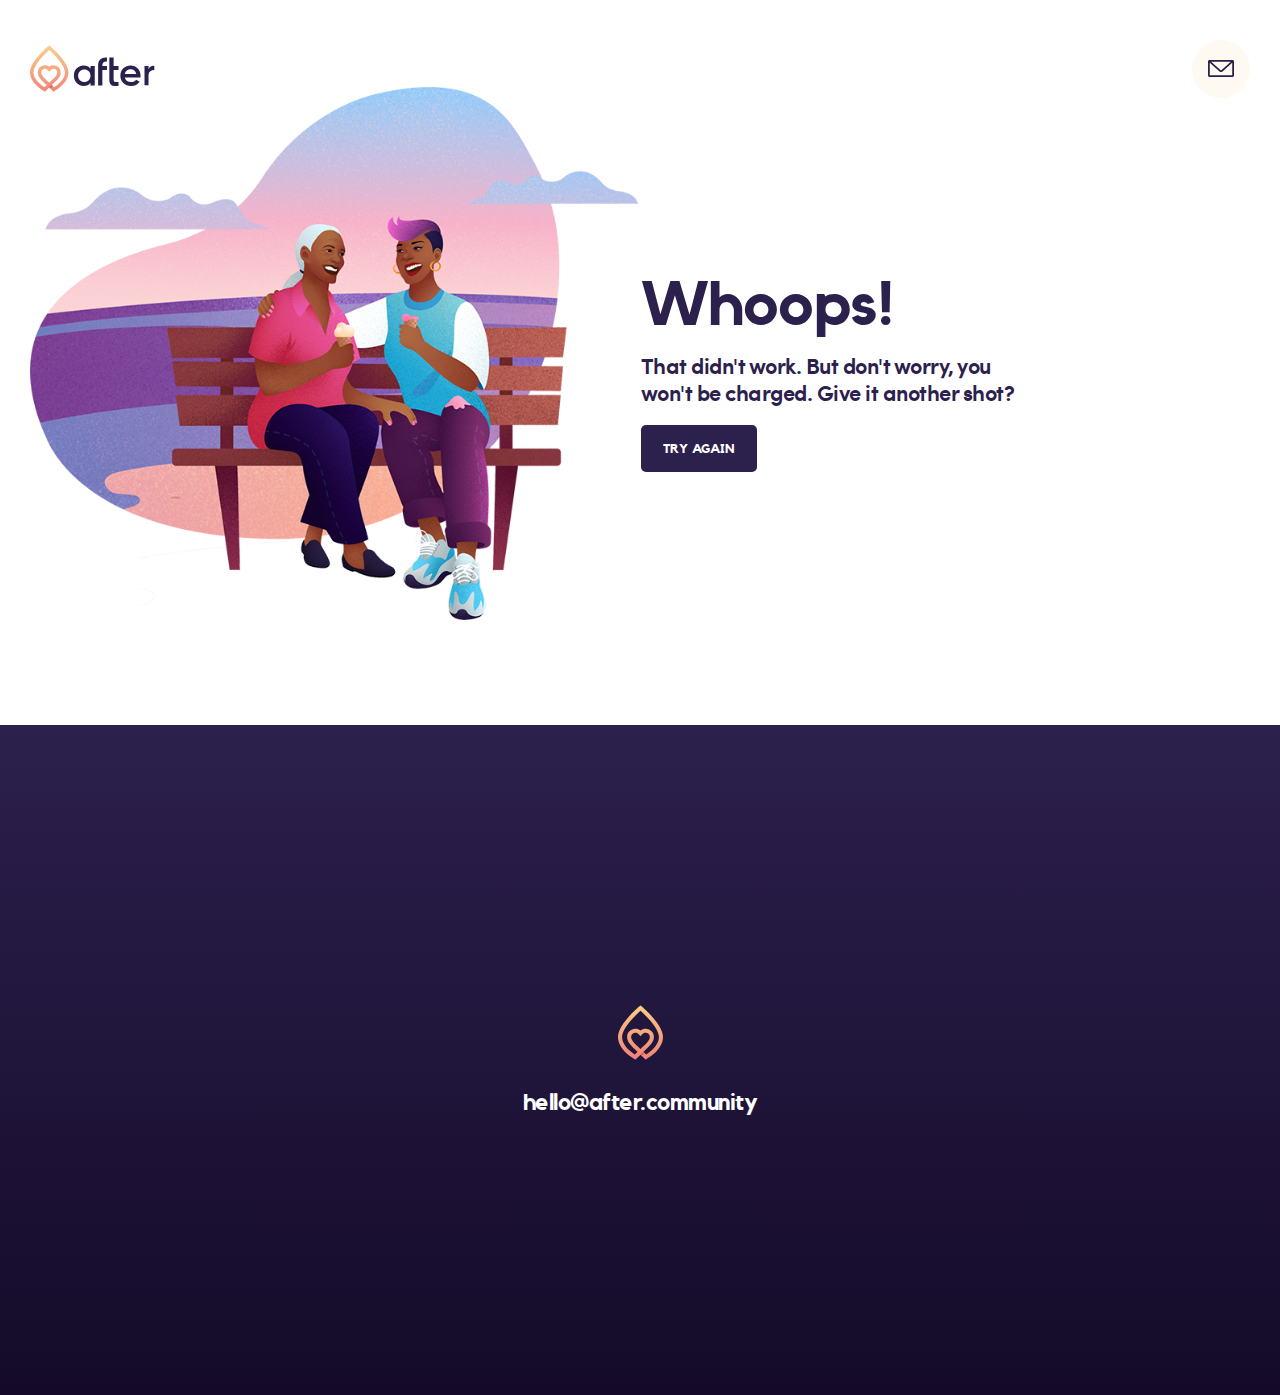
<file: canceled/index.html>
<!DOCTYPE html>
<html lang="en">
<head>    
    <title>After</title>
   
    <meta charset="utf-8">
    <meta name="viewport" content="width=device-width, initial-scale=1.0, maximum-scale=1.0, user-scalable=0">
    <meta name="format-detection" content="telephone=no">
    <meta name="keywords" content="condolences, grief, loss, death, die, funeral, hospice, will, end, legacy">
    <meta name="description" content="Start with the end in mind – After hosts gatherings that prepare us and our loved ones for our end of life.">
    <!--css styles starts-->
    <link rel="shortcut icon" type="image/x-icon" href="favicon.ico">
    <link href="https://fonts.googleapis.com/css?family=Montserrat:400,600,700" rel="stylesheet">
    <link rel="stylesheet" type="text/css" href="css/font-awesome.min.css">
    <link rel="stylesheet" type="text/css" href="css/slick.css">
    <link rel="stylesheet" type="text/css" href="css/style.css">
    <link rel="stylesheet" type="text/css" href="css/responsive.css" media="screen" >
    <!--css styles ends-->
    <!-- Global site tag (gtag.js) - Google Analytics -->
    <!-- Global site tag (gtag.js) - Google Analytics -->
    <script async src="https://www.googletagmanager.com/gtag/js?id=UA-136611488-1"></script>
    <script>
      window.dataLayer = window.dataLayer || [];
      function gtag(){dataLayer.push(arguments);}
      gtag('js', new Date());

      gtag('config', 'UA-136611488-1');
    </script>
</head>

<body>
	<div class="wrapper">
        <!-- Header Section Start Here -->
        <header id="header">
            <div class="main clearfix">
                <a href="#" title="After" class="logo"><img src="images/logo.svg" alt="After"/></a>
                <nav>
                    <ul class="enumenu_ul">
                        <li class="mail-btn"><a href="#mail" title="Mail"><img src="images/envelope-icon.svg" alt="Mail"/></a></li>
                        <li class="get-in-touch"><a href="#mail" title="Get in touch">Get in touch</a></li>
                    </ul>
                </nav>
            </div>
        </header>
        <!-- Header Section End Here -->

        <!-- Banner Section Start Here -->
        <div class="banner-sec animation-sec scroll-sec">
            <div class="main clearfix">
                </br>
                <figure class="banner-img">
                    <img src="images/banner-group-img2.png" alt="Banner Group">
                </figure>
                <div class="banner-content">
                    <h1>Whoops!</h1>
                    <p>That didn't work. But don't worry, you won't be charged. Give it another shot?</p> 

<!-- Load Stripe.js on your website. -->
<script src="https://js.stripe.com/v3"></script>

<!-- Create a button that your customers click to complete their purchase. Customize the styling to suit your branding. -->
<button
  class="button"
  id="checkout-button-sku_F5IljcridbIn5b"
  role="link"
>
  Try Again
</button>

<div id="error-message"></div>

<script>
  var stripe = Stripe('pk_live_xq9KlI2YfIEGaNK1d3P2hcHu00McVJeEBd');

  var checkoutButton = document.getElementById('checkout-button-sku_F5IljcridbIn5b');
  checkoutButton.addEventListener('click', function () {
    // When the customer clicks on the button, redirect
    // them to Checkout.
    stripe.redirectToCheckout({
      items: [{sku: 'sku_F5IljcridbIn5b', quantity: 1}],

      // Do not rely on the redirect to the successUrl for fulfilling
      // purchases, customers may not always reach the success_url after
      // a successful payment.
      // Instead use one of the strategies described in
      // https://stripe.com/docs/payments/checkout/fulfillment
      successUrl: window.location.protocol + '//after.community/success',
      cancelUrl: window.location.protocol + '//after.community/canceled',
      billingAddressCollection: 'required',
    })
    .then(function (result) {
      if (result.error) {
        // If `redirectToCheckout` fails due to a browser or network
        // error, display the localized error message to your customer.
        var displayError = document.getElementById('error-message');
        displayError.textContent = result.error.message;
      }
    });
  });
</script>


                </div>
                </br>
            </div>
        </div>




        <!-- Banner Section End Here -->
</br></br></br></br></br>
        <!-- Footer Section Module Start Here -->
        <div class="footer-sec scroll-sec animation-sec" id="mail">
            <div class="main">
                <a href="#"  title="After" class="footer-logo">
                    <img src="images/footer-logo.svg" alt="After">
                </a>
                <br><br>
                <p><a href="mailto:hello@after.community" title="Mail Us">hello@after.community</a></p>
            </div>
        </div>
        <!-- Footer Section Module Ends Here -->

    </div>
    <!--scripts starts here-->     
    <script src="js/jquery.min.js"></script>
    <script src="js/slick.min.js"></script>
    <script src="js/menu.js"></script>
    <script src="js/jquery.validate.js"></script>
    <script src="js/validation.js"></script>
    <script src="js/general.js"></script>
    <!--scripts ends here--> 


</body>
</html>
</file>
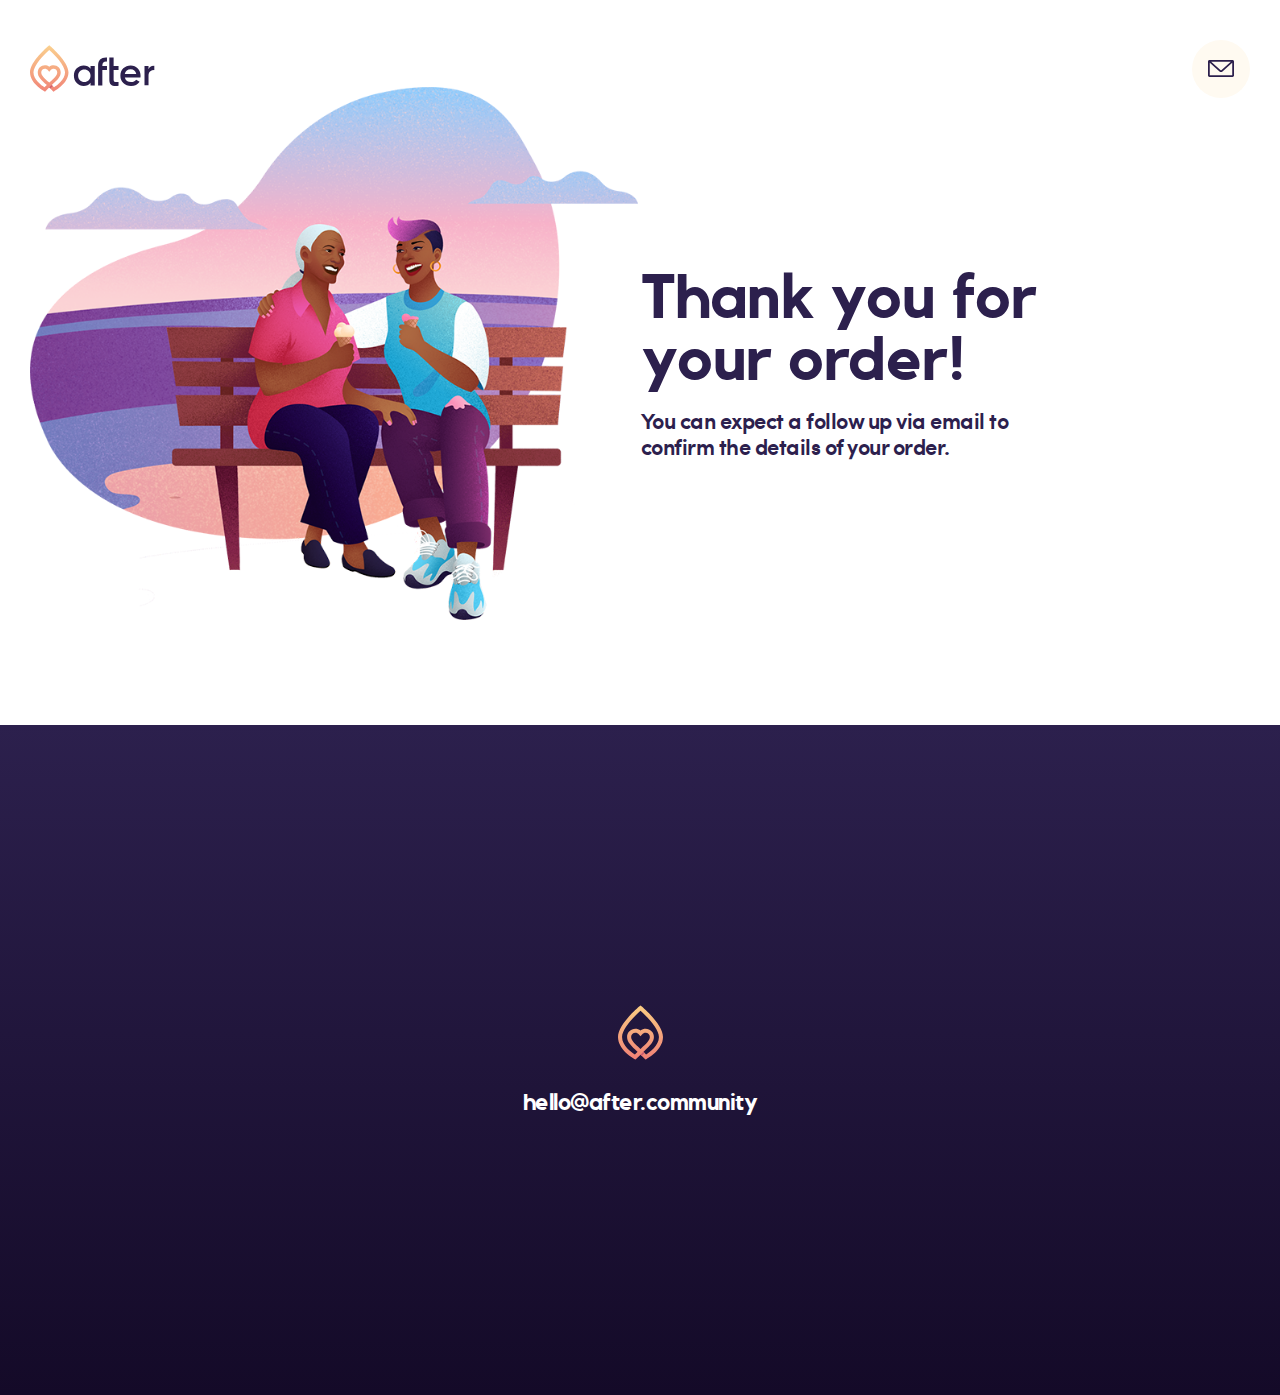
<file: success/index.html>
<!DOCTYPE html>
<html lang="en">
<head>    
    <title>After</title>
   
    <meta charset="utf-8">
    <meta name="viewport" content="width=device-width, initial-scale=1.0, maximum-scale=1.0, user-scalable=0">
    <meta name="format-detection" content="telephone=no">
    <meta name="keywords" content="condolences, grief, loss, death, die, funeral, hospice, will, end, legacy">
    <meta name="description" content="Start with the end in mind – After hosts gatherings that prepare us and our loved ones for our end of life.">
    <!--css styles starts-->
    <link rel="shortcut icon" type="image/x-icon" href="favicon.ico">
    <link href="https://fonts.googleapis.com/css?family=Montserrat:400,600,700" rel="stylesheet">
    <link rel="stylesheet" type="text/css" href="css/font-awesome.min.css">
    <link rel="stylesheet" type="text/css" href="css/slick.css">
    <link rel="stylesheet" type="text/css" href="css/style.css">
    <link rel="stylesheet" type="text/css" href="css/responsive.css" media="screen" >
    <!--css styles ends-->
    <!-- Global site tag (gtag.js) - Google Analytics -->
    <!-- Global site tag (gtag.js) - Google Analytics -->
    <script async src="https://www.googletagmanager.com/gtag/js?id=UA-136611488-1"></script>
    <script>
      window.dataLayer = window.dataLayer || [];
      function gtag(){dataLayer.push(arguments);}
      gtag('js', new Date());

      gtag('config', 'UA-136611488-1');
    </script>
</head>

<body>
	<div class="wrapper">
        <!-- Header Section Start Here -->
        <header id="header">
            <div class="main clearfix">
                <a href="#" title="After" class="logo"><img src="images/logo.svg" alt="After"/></a>
                <nav>
                    <ul class="enumenu_ul">
                        <li class="mail-btn"><a href="#mail" title="Mail"><img src="images/envelope-icon.svg" alt="Mail"/></a></li>
                        <li class="get-in-touch"><a href="#mail" title="Get in touch">Get in touch</a></li>
                    </ul>
                </nav>
            </div>
        </header>
        <!-- Header Section End Here -->

        <!-- Banner Section Start Here -->
        <div class="banner-sec animation-sec scroll-sec">
            <div class="main clearfix">
                </br>
                <figure class="banner-img">
                    <img src="images/banner-group-img2.png" alt="Banner Group">
                </figure>
                <div class="banner-content">
                    <h1>Thank you for your order!</h1>
                    <p>You can expect a follow up via email to confirm the details of your order.</p> 
                </div>
                </br>
            </div>
        </div>
        <!-- Banner Section End Here -->
</br></br></br></br></br>
        <!-- Footer Section Module Start Here -->
        <div class="footer-sec scroll-sec animation-sec" id="mail">
            <div class="main">
                <a href="#"  title="After" class="footer-logo">
                    <img src="images/footer-logo.svg" alt="After">
                </a>
                <br><br>
                <p><a href="mailto:hello@after.community" title="Mail Us">hello@after.community</a></p>
            </div>
        </div>
        <!-- Footer Section Module Ends Here -->

    </div>
    <!--scripts starts here-->     
    <script src="js/jquery.min.js"></script>
    <script src="js/slick.min.js"></script>
    <script src="js/menu.js"></script>
    <script src="js/jquery.validate.js"></script>
    <script src="js/validation.js"></script>
    <script src="js/general.js"></script>
    <!--scripts ends here--> 


</body>
</html>
</file>
<file: canceled/css/responsive.css>
@charset "utf-8";
/*--------------media query css------------------*/
/*------------tablet landscape view------*/
@media (max-width:1500px) {
	.banner-img {
	    margin: 0 0 0 0px;
	    width: calc(50% - 2px);
	}
}
@media (max-width:1200px) {
	h1 {
	    font-size: 50px;
	    line-height: 1.1;
	}
	#header .main{
		max-width: 1000px;
	}
	.meet-the-fam-sec .main {
	    max-width: 1000px;
	}
	.banner-content {
	    padding-top: 0px;
	    padding-left: 30px;
	}
	.slick-prev {
	    left: -22px;
	}
	.slick-next {
	    right: -22px;
	}
	.section-gap {
	    margin: 25px 25px 0;
	}
}

/*------------tablet portrait  view------*/
@media (max-width:970px) {
	.banner-sec {
    	padding: 100px 0 0;
	}
	h1 {
	    font-size: 45px;
	}
	h2 {
	    font-size: 50px;
	    margin-bottom: 15px;
	}
	h4{
		font-size: 25px;
	}
	.banner-content h1 {
    	max-width: 100%;
	}
	.banner-content p {
	    font-size: 20px;
	    max-width: 100%;
	}
	.mid-content-sec{
		padding: 70px 0 15px;
	}
	.section-gap {
	    margin: 15px 15px 0;
	}
	.testimonial-sec{
		padding: 50px 0 100px;
	}
	.testimonial-slider h3{
		font-size: 30px;
	}
	.quote-icon{
		margin-bottom: 15px;
	}
	.after-party-sec {
	    padding: 75px 0 50px;
	}
	.after-party-school h2 {
	    line-height: 1;
	    margin-bottom: 15px;
	}
	.after-party-school h4 {
	    line-height: 1.2;
	}
	.sub-header-slider{
		max-width: 85%;
	}
	.after-party-school h3 {
	    font-size: 33px;
	    line-height: 1.2;
	    margin-bottom: 10px;
	    margin-top: 15px;
	}
	.after-party-school p{
		max-width: 85%;
		font-size: 21px;
	}
	.join-us-box{
		padding: 25px;
	}
	.slider-center-icon{
		height: 85px;
	    width: 85px;
	}
	.join-us-box h4 {
	    font-size: 17px;
	}
	.join-us-box p{
		font-size: 12px;
		width: 100%;
	}
	.join-us-box .pink-btn{
		width: 155px;
	}
	.after-party-school-form, .subscribe-form{
		padding-top: 70px;
	}
	.after-party-school-form h5{
		margin: 0 auto 30px;
	    max-width: 85%;
	}
	.form-outer{
		max-width: 700px;
	}
	.after-school-sec{
		padding: 75px 0 50px;
	}
	.agenda-sec {
	    padding: 5px 0 15px;
	}
	.agenda-sec h3 {
	    font-size: 24px;
	}
	.agenda-outer-sec{
		padding: 30px 45px;
	}
	.agenda-part p{
		max-width: 100%;
		font-size: 17px;
	}
	.after-platform-sec{
		padding: 75px 0 50px;
	}
	.after-platform-sec .subscribe-form {
	    padding-top: 70px;
	}
	.meet-the-fam-sec h2 {
	    line-height: 1;
	    margin-bottom: 50px;
	}
	.meet-the-fam-sec {
	    padding: 70px 0 45px;
	}
	.meet-the-fam-sec .three-column-wrapper .flex-item {
	    padding: 0 25px;
	    -webkit-box-flex: 0;
	    -ms-flex: 0 0 50%;
	    flex: 0 0 50%;
	    max-width: 50%;
	}
	.meet-fam-form-sec {
	    padding-top: 20px;
	}
	.footer-logo{
		width: 75px;
	    height: 100px;
	}
	.footer-sec h3 {
	    font-size: 35px;
	    margin-top: 5px;
	}
	.after-party-group,
	.after-school-group{
		padding-bottom: 25px;
	}
	.footer-sec{
		padding: 150px 0;
	}
}
/*------------mobile landscape  view------*/
@media (max-width:767px) {
	.after-school-group iframe{
		width: 100%;
	}
	.main{
	    padding: 0 15px;
	}
	.menu-icon {
    	display: block;
	}
	nav ul {
    	width: 100%;
	    background-color: #2c214c;
	    top: 0;
	    color: #fff;
	    right: 0;
	    padding: 120px 30px 0;
	    position: fixed;
	    bottom: 0;
	    z-index: 9;
	    display: none;
	}
	.menu-icon.active .menu-box {
	    position: fixed;
	    z-index: 99;
	    left: auto;
	    right: 30px;
	}
	#header{
		position: static;
    	top: 0px;
	}
	nav ul li {
	    width: 100%;
	    margin: 0px;
	    padding: 0px;
	}
	nav ul li a{
		color: #f18376;
	    padding: 0;
	    font-size: 40px;
	    line-height: 1.2;
	    padding-bottom: 20px;
	    display: inline-block;
	}
	.mail-btn{
		display: none;
	}
	.logo img{
		margin-top: 15px;
	}
	#header.headerbg {
    	top: 0;
    	box-shadow: none;
	}
	.banner-sec {
    	padding: 20px 0 0;
	}
	.get-in-touch{
    	display: block;
    	padding-top: 60px;
	}
	.get-in-touch a{
		color: #fff;
    	text-transform: none;
	}
	h1{
		font-size: 40px;
		text-align: center;
	}
	.banner-content p{
		text-align: center;
	}
	.banner-img{
		text-align: center;
	}
	.banner-content {
    	padding: 0 15px;
	}	
	.banner-sec .main {
	    display: -webkit-box;
	    display: -ms-flexbox;
	    display: flex;
	    -ms-flex-wrap: wrap;
	    flex-wrap: wrap;
	}
	.banner-img, .banner-content {
	    width: 100%;
	    -webkit-box-flex: 0;
	    -ms-flex: 0 0 100%;
	    flex: 0 0 100%;
	    max-width: 100%;
	    order: 2;
	}
	.banner-content {
    	order: 1;
	}
	.mid-content-sec {
	    padding: 45px 0 15px;
	}
	.mid-content-sec .three-column-wrapper .flex-item{
		-webkit-box-flex: 0;
	    -ms-flex: 0 0 100%;
	    flex: 0 0 100%;
	    max-width: 100%;
	    padding-bottom: 5px;
	}
	.testimonial-slider h3 {
	    font-size: 25px;
	}
	.testimonial-slider .slick-dots{
		bottom: -40px;
	}
	.testimonial-sec {
	    padding: 55px 0 95px;
	}
	.after-party-sec {
	    padding: 55px 0 30px;
	}
	h2 {
	    font-size: 40px;
	    margin-bottom: 15px;
	}
	.center-icon{
		margin-bottom: 30px;
	}
	h4 {
	    font-size: 24px;
	}
	.after-party-school h4 {
	    line-height: 1.2;
	}
	.sub-header-slider{
		max-width: 90%;
	}
	.after-party-school h3{
		font-size: 30px;
	    line-height: 1.1;
	}
	.after-party-school p {
	    max-width: 90%;
	    font-size: 20px;
	}
	.join-us-box h4 {
	    font-size: 17px;
	    width: 100%;
	}
	.join-us-box p {
	    font-size: 12px;
	    width: 100%;
	}
	.after-party-school-form h5{
		max-width: 90%;
	}
	.join-us-slider .slick-dots,
	#meet-the-fam .slick-dots{
	    bottom: -50px;
	    position: absolute;
	    display: block;
	    width: 100%;
	    padding: 0;
	    margin: 0;
	    list-style: none;
	    text-align: center;
	}
	.join-us-slider .slick-dots li,
	#meet-the-fam .slick-dots li{
	    margin: 0 6px;
	    position: relative;
	    display: inline-block;
	    width: 8px;
	    height: 8px;
	    padding: 0;
	    cursor: pointer;
	}
	.join-us-slider .slick-dots li button,
	#meet-the-fam .slick-dots li button{
	    font-size: 0;
	    line-height: 0;
	    display: block;
	    width: 8px;
	    height: 8px;
	    padding: 4px;
	    cursor: pointer;
	    color: #2c204d;
	    border: 0;
	    outline: none;
	    background: #2c204d;
	    border-radius: 60px;
	}
	.join-us-slider .slick-dots li button:hover, 
	.join-us-slider .slick-dots li button:focus,
	#meet-the-fam .slick-dots li button:hover, 
	#meet-the-fam .slick-dots li button:focus {
	    outline: none;
	}
	.join-us-slider .slick-dots li.slick-active button,
	#meet-the-fam .slick-dots li.slick-active button{
	    background: #f08276;
	}
	.after-school-sec .join-us-slider .slick-dots li.slick-active button{
	    background: #fccc82;
	}
	.join-us-slider.slick-dotted.slick-slider,
	#meet-the-fam.slick-dotted.slick-slider {
	    margin-bottom: 45px;
	}
	.after-party-school-form, .subscribe-form {
	    padding-top: 60px;
	}
	.agenda-sec h3{
		font-size: 22px;
	}
	.agenda-outer-sec {
	    padding: 25px;
	}
	.agenda-part p {
	    max-width: 100%;
	    font-size: 16px;
	}
	.after-platform-sec {
	    padding: 55px 0 30px;
	}
	.meet-the-fam-sec {
	    padding: 55px 0 30px;
	}
	.meet-the-fam-sec .three-column-wrapper .flex-item{
		padding: 0 15px;
	}
	.meet-the-fam-sec .flex-item {
	    margin-bottom: 15px;
	}
	#meet-the-fam .slick-dots{
		bottom: -15px;
	}
	.meet-fam-form-sec {
	    padding-top: 30px;
	}
	.footer-sec {
	    padding: 100px 0;
	}
	.footer-sec h3{
		    font-size: 30px;
	}
	.after-school-sec{
		padding: 55px 0;
	}
	.footer-logo {
    	width: 60px;
    	height: 85px;
	}
	.after-party-school .join-us-box p{
    	max-width: 100%;
    }
    .join-us-box p{
    	font-size: 12px;
    }
    .after-party-group,
	.after-school-group{
		padding-bottom: 15px;
	}
}
/*------------mobile portrait view------*/
@media (max-width:640px) {
	.testimonial-slider h3 {
	    font-size: 24px;
	}
	.after-party-school h3 {
	    font-size: 26px;
	    line-height: 1;
	}
	.after-party-school p{
		font-size: 18px;
	}
	.join-us-box{
		margin: 0 25px;
	}
	.col-3, .col-6, .col-9 {
	    width: 100%;
	}
	button, .form-btn{
		width: 100%;
	}
	.after-party-sec {
	    padding: 55px 0;
	}
	.agenda-sec h3 {
	    font-size: 20px;
	}
	.agenda-part {
	    width: 100%;
	}
	.agenda-outer-sec {
	    padding: 25px 0;
	}
	.agenda-part p {
	    max-width: 100%;
	    font-size: 15px;
	    margin-bottom: 15px;
	    padding-bottom: 15px;
	}
	.after-platform-sec {
	    padding: 55px 0;
	}
	.meet-the-fam-sec {
	    padding: 55px 0;
	}
	.meet-the-fam-sec .three-column-wrapper .flex-item {
    	padding: 0 30px;
	}
	.meet-the-fam-sec .meet-fam-form-sec h5{
		font-size: 20px;
    	margin-bottom: 28px;
    	line-height: 1.2;
	}
	.footer-sec h3 {
    	font-size: 25px;
	}
	.footer-logo {
    	width: 55px;
   	 	height: 80px;
	}
	.meet-the-fam-sec .flex-item p{
		text-align: center;
	}
	.sub-header-slider h4{
		max-width: 95%;
	}
	.after-party-school p {
    	max-width: 95%;
    }
    .after-party-school-form h5{
    	max-width: 90%;
    }
    .after-party-school .join-us-box p{
    	max-width: 100%;
    }
    .join-us-box p{
    	font-size: 12px;
    }
    .join-us-box h4 {
    	font-size: 18px;
    	width: 100%;
	}
	h5{
		font-size: 22px;
	}
	.join-us-slider .slick-dots{
		bottom: -40px;
	}
	.after-party-school-form, 
	.subscribe-form {
    	padding-top: 50px;
	}
	.form-fields{
		margin-bottom: 15px;
	}
	.after-platform-sec .subscribe-form {
    	padding-top: 60px;
	}
	.subscribe-form h5 {
    	max-width: 375px;
    	margin: 0 auto 35px;
	}
	.lightbox .box{
		padding: 85px 15px 40px;
    	border: 7px solid #fff;
    	width: 455px;
	}
	.box h2{
		font-size: 34px;
    	margin-bottom: 30px;
    	line-height: 1.2;
	}
	#pop-up-form-reg .form-btn{
		width: 100%;
	}
	.lightbox .close{
		right: 0;
	}
	.box:after{
		top: -155px;
	}
}
/*----------optional css------*/
@media (max-width:480px) {
	.sub-header-slider h4{
		max-width: 100%;
	}
	.after-party-school p {
    	max-width: 100%;
    }
    .after-party-school-form h5{
    	max-width: 100%;
    }
    h5{
		font-size: 20px;
	}
	.footer-sec h3{
		font-size: 22px;
	}
	.section-gap {
    	margin: 10px 10px 0;
	}
	.testimonial-slider {
    	max-width: 100%;
	}
	.subscribe-form h5 {
    	max-width: 340px;
    	margin: 0 auto 35px;
	}
	.after-party-group, .after-school-group{
		margin-top: -30px;
	}
	.lightbox .box{
		width: 300px;
	}
	.box h2{
		font-size: 30px;
	}
	.box .form-outer{
		max-width: 100%;
		padding:  0px;
	}
	.box:after{
		padding-bottom: 80%;
		top: -100px;
	}
}
/*---------use only when design is customise-----------*/
@media (max-width:415px) {
.testimonial-wrapper{
	height: 310px;
}
}
</file>
<file: success/css/responsive.css>
@charset "utf-8";
/*--------------media query css------------------*/
/*------------tablet landscape view------*/
@media (max-width:1500px) {
	.banner-img {
	    margin: 0 0 0 0px;
	    width: calc(50% - 2px);
	}
}
@media (max-width:1200px) {
	h1 {
	    font-size: 50px;
	    line-height: 1.1;
	}
	#header .main{
		max-width: 1000px;
	}
	.meet-the-fam-sec .main {
	    max-width: 1000px;
	}
	.banner-content {
	    padding-top: 0px;
	    padding-left: 30px;
	}
	.slick-prev {
	    left: -22px;
	}
	.slick-next {
	    right: -22px;
	}
	.section-gap {
	    margin: 25px 25px 0;
	}
}

/*------------tablet portrait  view------*/
@media (max-width:970px) {
	.banner-sec {
    	padding: 100px 0 0;
	}
	h1 {
	    font-size: 45px;
	}
	h2 {
	    font-size: 50px;
	    margin-bottom: 15px;
	}
	h4{
		font-size: 25px;
	}
	.banner-content h1 {
    	max-width: 100%;
	}
	.banner-content p {
	    font-size: 20px;
	    max-width: 100%;
	}
	.mid-content-sec{
		padding: 70px 0 15px;
	}
	.section-gap {
	    margin: 15px 15px 0;
	}
	.testimonial-sec{
		padding: 50px 0 100px;
	}
	.testimonial-slider h3{
		font-size: 30px;
	}
	.quote-icon{
		margin-bottom: 15px;
	}
	.after-party-sec {
	    padding: 75px 0 50px;
	}
	.after-party-school h2 {
	    line-height: 1;
	    margin-bottom: 15px;
	}
	.after-party-school h4 {
	    line-height: 1.2;
	}
	.sub-header-slider{
		max-width: 85%;
	}
	.after-party-school h3 {
	    font-size: 33px;
	    line-height: 1.2;
	    margin-bottom: 10px;
	    margin-top: 15px;
	}
	.after-party-school p{
		max-width: 85%;
		font-size: 21px;
	}
	.join-us-box{
		padding: 25px;
	}
	.slider-center-icon{
		height: 85px;
	    width: 85px;
	}
	.join-us-box h4 {
	    font-size: 17px;
	}
	.join-us-box p{
		font-size: 12px;
		width: 100%;
	}
	.join-us-box .pink-btn{
		width: 155px;
	}
	.after-party-school-form, .subscribe-form{
		padding-top: 70px;
	}
	.after-party-school-form h5{
		margin: 0 auto 30px;
	    max-width: 85%;
	}
	.form-outer{
		max-width: 700px;
	}
	.after-school-sec{
		padding: 75px 0 50px;
	}
	.agenda-sec {
	    padding: 5px 0 15px;
	}
	.agenda-sec h3 {
	    font-size: 24px;
	}
	.agenda-outer-sec{
		padding: 30px 45px;
	}
	.agenda-part p{
		max-width: 100%;
		font-size: 17px;
	}
	.after-platform-sec{
		padding: 75px 0 50px;
	}
	.after-platform-sec .subscribe-form {
	    padding-top: 70px;
	}
	.meet-the-fam-sec h2 {
	    line-height: 1;
	    margin-bottom: 50px;
	}
	.meet-the-fam-sec {
	    padding: 70px 0 45px;
	}
	.meet-the-fam-sec .three-column-wrapper .flex-item {
	    padding: 0 25px;
	    -webkit-box-flex: 0;
	    -ms-flex: 0 0 50%;
	    flex: 0 0 50%;
	    max-width: 50%;
	}
	.meet-fam-form-sec {
	    padding-top: 20px;
	}
	.footer-logo{
		width: 75px;
	    height: 100px;
	}
	.footer-sec h3 {
	    font-size: 35px;
	    margin-top: 5px;
	}
	.after-party-group,
	.after-school-group{
		padding-bottom: 25px;
	}
	.footer-sec{
		padding: 150px 0;
	}
}
/*------------mobile landscape  view------*/
@media (max-width:767px) {
	.after-school-group iframe{
		width: 100%;
	}
	.main{
	    padding: 0 15px;
	}
	.menu-icon {
    	display: block;
	}
	nav ul {
    	width: 100%;
	    background-color: #2c214c;
	    top: 0;
	    color: #fff;
	    right: 0;
	    padding: 120px 30px 0;
	    position: fixed;
	    bottom: 0;
	    z-index: 9;
	    display: none;
	}
	.menu-icon.active .menu-box {
	    position: fixed;
	    z-index: 99;
	    left: auto;
	    right: 30px;
	}
	#header{
		position: static;
    	top: 0px;
	}
	nav ul li {
	    width: 100%;
	    margin: 0px;
	    padding: 0px;
	}
	nav ul li a{
		color: #f18376;
	    padding: 0;
	    font-size: 40px;
	    line-height: 1.2;
	    padding-bottom: 20px;
	    display: inline-block;
	}
	.mail-btn{
		display: none;
	}
	.logo img{
		margin-top: 15px;
	}
	#header.headerbg {
    	top: 0;
    	box-shadow: none;
	}
	.banner-sec {
    	padding: 20px 0 0;
	}
	.get-in-touch{
    	display: block;
    	padding-top: 60px;
	}
	.get-in-touch a{
		color: #fff;
    	text-transform: none;
	}
	h1{
		font-size: 40px;
		text-align: center;
	}
	.banner-content p{
		text-align: center;
	}
	.banner-img{
		text-align: center;
	}
	.banner-content {
    	padding: 0 15px;
	}	
	.banner-sec .main {
	    display: -webkit-box;
	    display: -ms-flexbox;
	    display: flex;
	    -ms-flex-wrap: wrap;
	    flex-wrap: wrap;
	}
	.banner-img, .banner-content {
	    width: 100%;
	    -webkit-box-flex: 0;
	    -ms-flex: 0 0 100%;
	    flex: 0 0 100%;
	    max-width: 100%;
	    order: 2;
	}
	.banner-content {
    	order: 1;
	}
	.mid-content-sec {
	    padding: 45px 0 15px;
	}
	.mid-content-sec .three-column-wrapper .flex-item{
		-webkit-box-flex: 0;
	    -ms-flex: 0 0 100%;
	    flex: 0 0 100%;
	    max-width: 100%;
	    padding-bottom: 5px;
	}
	.testimonial-slider h3 {
	    font-size: 25px;
	}
	.testimonial-slider .slick-dots{
		bottom: -40px;
	}
	.testimonial-sec {
	    padding: 55px 0 95px;
	}
	.after-party-sec {
	    padding: 55px 0 30px;
	}
	h2 {
	    font-size: 40px;
	    margin-bottom: 15px;
	}
	.center-icon{
		margin-bottom: 30px;
	}
	h4 {
	    font-size: 24px;
	}
	.after-party-school h4 {
	    line-height: 1.2;
	}
	.sub-header-slider{
		max-width: 90%;
	}
	.after-party-school h3{
		font-size: 30px;
	    line-height: 1.1;
	}
	.after-party-school p {
	    max-width: 90%;
	    font-size: 20px;
	}
	.join-us-box h4 {
	    font-size: 17px;
	    width: 100%;
	}
	.join-us-box p {
	    font-size: 12px;
	    width: 100%;
	}
	.after-party-school-form h5{
		max-width: 90%;
	}
	.join-us-slider .slick-dots,
	#meet-the-fam .slick-dots{
	    bottom: -50px;
	    position: absolute;
	    display: block;
	    width: 100%;
	    padding: 0;
	    margin: 0;
	    list-style: none;
	    text-align: center;
	}
	.join-us-slider .slick-dots li,
	#meet-the-fam .slick-dots li{
	    margin: 0 6px;
	    position: relative;
	    display: inline-block;
	    width: 8px;
	    height: 8px;
	    padding: 0;
	    cursor: pointer;
	}
	.join-us-slider .slick-dots li button,
	#meet-the-fam .slick-dots li button{
	    font-size: 0;
	    line-height: 0;
	    display: block;
	    width: 8px;
	    height: 8px;
	    padding: 4px;
	    cursor: pointer;
	    color: #2c204d;
	    border: 0;
	    outline: none;
	    background: #2c204d;
	    border-radius: 60px;
	}
	.join-us-slider .slick-dots li button:hover, 
	.join-us-slider .slick-dots li button:focus,
	#meet-the-fam .slick-dots li button:hover, 
	#meet-the-fam .slick-dots li button:focus {
	    outline: none;
	}
	.join-us-slider .slick-dots li.slick-active button,
	#meet-the-fam .slick-dots li.slick-active button{
	    background: #f08276;
	}
	.after-school-sec .join-us-slider .slick-dots li.slick-active button{
	    background: #fccc82;
	}
	.join-us-slider.slick-dotted.slick-slider,
	#meet-the-fam.slick-dotted.slick-slider {
	    margin-bottom: 45px;
	}
	.after-party-school-form, .subscribe-form {
	    padding-top: 60px;
	}
	.agenda-sec h3{
		font-size: 22px;
	}
	.agenda-outer-sec {
	    padding: 25px;
	}
	.agenda-part p {
	    max-width: 100%;
	    font-size: 16px;
	}
	.after-platform-sec {
	    padding: 55px 0 30px;
	}
	.meet-the-fam-sec {
	    padding: 55px 0 30px;
	}
	.meet-the-fam-sec .three-column-wrapper .flex-item{
		padding: 0 15px;
	}
	.meet-the-fam-sec .flex-item {
	    margin-bottom: 15px;
	}
	#meet-the-fam .slick-dots{
		bottom: -15px;
	}
	.meet-fam-form-sec {
	    padding-top: 30px;
	}
	.footer-sec {
	    padding: 100px 0;
	}
	.footer-sec h3{
		    font-size: 30px;
	}
	.after-school-sec{
		padding: 55px 0;
	}
	.footer-logo {
    	width: 60px;
    	height: 85px;
	}
	.after-party-school .join-us-box p{
    	max-width: 100%;
    }
    .join-us-box p{
    	font-size: 12px;
    }
    .after-party-group,
	.after-school-group{
		padding-bottom: 15px;
	}
}
/*------------mobile portrait view------*/
@media (max-width:640px) {
	.testimonial-slider h3 {
	    font-size: 24px;
	}
	.after-party-school h3 {
	    font-size: 26px;
	    line-height: 1;
	}
	.after-party-school p{
		font-size: 18px;
	}
	.join-us-box{
		margin: 0 25px;
	}
	.col-3, .col-6, .col-9 {
	    width: 100%;
	}
	button, .form-btn{
		width: 100%;
	}
	.after-party-sec {
	    padding: 55px 0;
	}
	.agenda-sec h3 {
	    font-size: 20px;
	}
	.agenda-part {
	    width: 100%;
	}
	.agenda-outer-sec {
	    padding: 25px 0;
	}
	.agenda-part p {
	    max-width: 100%;
	    font-size: 15px;
	    margin-bottom: 15px;
	    padding-bottom: 15px;
	}
	.after-platform-sec {
	    padding: 55px 0;
	}
	.meet-the-fam-sec {
	    padding: 55px 0;
	}
	.meet-the-fam-sec .three-column-wrapper .flex-item {
    	padding: 0 30px;
	}
	.meet-the-fam-sec .meet-fam-form-sec h5{
		font-size: 20px;
    	margin-bottom: 28px;
    	line-height: 1.2;
	}
	.footer-sec h3 {
    	font-size: 25px;
	}
	.footer-logo {
    	width: 55px;
   	 	height: 80px;
	}
	.meet-the-fam-sec .flex-item p{
		text-align: center;
	}
	.sub-header-slider h4{
		max-width: 95%;
	}
	.after-party-school p {
    	max-width: 95%;
    }
    .after-party-school-form h5{
    	max-width: 90%;
    }
    .after-party-school .join-us-box p{
    	max-width: 100%;
    }
    .join-us-box p{
    	font-size: 12px;
    }
    .join-us-box h4 {
    	font-size: 18px;
    	width: 100%;
	}
	h5{
		font-size: 22px;
	}
	.join-us-slider .slick-dots{
		bottom: -40px;
	}
	.after-party-school-form, 
	.subscribe-form {
    	padding-top: 50px;
	}
	.form-fields{
		margin-bottom: 15px;
	}
	.after-platform-sec .subscribe-form {
    	padding-top: 60px;
	}
	.subscribe-form h5 {
    	max-width: 375px;
    	margin: 0 auto 35px;
	}
	.lightbox .box{
		padding: 85px 15px 40px;
    	border: 7px solid #fff;
    	width: 455px;
	}
	.box h2{
		font-size: 34px;
    	margin-bottom: 30px;
    	line-height: 1.2;
	}
	#pop-up-form-reg .form-btn{
		width: 100%;
	}
	.lightbox .close{
		right: 0;
	}
	.box:after{
		top: -155px;
	}
}
/*----------optional css------*/
@media (max-width:480px) {
	.sub-header-slider h4{
		max-width: 100%;
	}
	.after-party-school p {
    	max-width: 100%;
    }
    .after-party-school-form h5{
    	max-width: 100%;
    }
    h5{
		font-size: 20px;
	}
	.footer-sec h3{
		font-size: 22px;
	}
	.section-gap {
    	margin: 10px 10px 0;
	}
	.testimonial-slider {
    	max-width: 100%;
	}
	.subscribe-form h5 {
    	max-width: 340px;
    	margin: 0 auto 35px;
	}
	.after-party-group, .after-school-group{
		margin-top: -30px;
	}
	.lightbox .box{
		width: 300px;
	}
	.box h2{
		font-size: 30px;
	}
	.box .form-outer{
		max-width: 100%;
		padding:  0px;
	}
	.box:after{
		padding-bottom: 80%;
		top: -100px;
	}
}
/*---------use only when design is customise-----------*/
@media (max-width:415px) {
.testimonial-wrapper{
	height: 310px;
}
}
</file>
<file: canceled/css/style.css>
@charset "utf-8";

/* Default Reset Css Starts Here
===============================================================*/
*{box-sizing: border-box;}
html,body,body div,span,object,iframe,h1,h2,h3,h4,h5,h6,p,blockquote,pre,abbr,address,cite,code,del,dfn,em,img,ins,kbd,q,samp,small,strong,sub,sup,var,b,i,dl,dt,dd,ol,ul,li,fieldset,form,label,legend,table,caption,tbody,tfoot,thead,tr,th,td,article,aside,figure,footer,header,menu,nav,section,time,mark,audio,video,details,summary{margin:0;padding:0;border:0;font-size:100%;font-weight:normal;vertical-align:baseline;background:transparent;box-sizing: border-box;}
article,aside,figure,footer,header,nav,section,details,summary{display:block;}
img,object,embed{max-width:100%;}
html{overflow-y:scroll;}
blockquote,q{quotes:none;}
blockquote:before,blockquote:after,q:before,q:after{content:'';content:none;}
a{margin:0;padding:0;font-size:100%;vertical-align:baseline;background:transparent;}
del{text-decoration:line-through;}
abbr[title],dfn[title]{border-bottom:1px dotted #000;cursor:help;}
table{border-collapse:collapse;border-spacing:0;}
th{font-weight:bold;vertical-align:bottom;}
td{font-weight:normal;vertical-align:top;}
hr{display:block;height:1px;border:0;margin:1em 0;padding:0;}
input,select{vertical-align:middle;}
pre{white-space:pre; /* CSS2 */white-space:pre-wrap; /* CSS 2.1 */white-space:pre-line; /* CSS 3 (and 2.1 as well, actually) */word-wrap:break-word; /* IE */}
input[type="radio"]{vertical-align:text-bottom;}
input[type="checkbox"]{vertical-align:bottom;}
select,input,textarea{font:99% sans-serif;}
table{font-size:inherit;}
small{font-size:85%;}
strong{font-weight:bold;}
td,td img{vertical-align:top;}
sub,sup{font-size:75%;line-height:0;position:relative;}
sup{top:-0.5em;}
sub{bottom:-0.25em;}
pre,code,kbd,samp{font-family:monospace,sans-serif;}
.clickable,label,input[type=button],input[type=submit],input[type=file],button{cursor:pointer;}
button,input,select,textarea{margin:0;}

/* make buttons play nice in IE */
button,input[type=button]{width:auto;overflow:visible;}
p {margin-bottom: 20px;}
a {color: #2c204d;text-decoration: none;outline: none;}
a:hover, a:focus {text-decoration: none;}
ul, ol{
    text-align: left;
    margin-left: 15px;
    margin-bottom: 15px;
}
/* Let's Clear Some Floats
===================================================*/
.clearfix:before,.clearfix:after{content:"\0020";display:block;height:0;overflow:hidden;}
.clearfix:after{clear:both;}
.clearfix{zoom:1;}

/* Fonts
===================================================*/
@font-face {
    font-family: 'kollektifbold';
    src: url('../fonts/kollektif-bold-webfont.eot');
    src: url('../fonts/kollektif-bold-webfont.eot?#iefix') format('embedded-opentype'),
         url('../fonts/kollektif-bold-webfont.woff2') format('woff2'),
         url('../fonts/kollektif-bold-webfont.woff') format('woff'),
         url('../fonts/kollektif-bold-webfont.ttf') format('truetype'),
         url('../fonts/kollektif-bold-webfont.svg#kollektifbold') format('svg');
    font-weight: normal;
    font-style: normal;
    font-display: fallback;
}

@font-face {
    font-family: 'sofia_prosemibold';
    src: url('../fonts/sofia_pro_semibold-webfont.eot');
    src: url('../fonts/sofia_pro_semibold-webfont.eot?#iefix') format('embedded-opentype'),
         url('../fonts/sofia_pro_semibold-webfont.woff2') format('woff2'),
         url('../fonts/sofia_pro_semibold-webfont.woff') format('woff'),
         url('../fonts/sofia_pro_semibold-webfont.ttf') format('truetype'),
         url('../fonts/sofia_pro_semibold-webfont.svg#sofia_prosemibold') format('svg');
    font-weight: normal;
    font-style: normal;
	font-display: fallback;
}

/* Default Css Start Here
===================================================*/
body{
    -webkit-text-size-adjust:none;
    -webkit-font-smoothing: antialiased;
    font-size: 13px;
    line-height: 20px;
    font-family: 'Montserrat', sans-serif;
    letter-spacing: -.5px;
    color: #2c204d;
}
.main{
    max-width:975px;
    margin:0 auto;
    padding: 0 30px;
}
.section-gap{
    margin: 40px 40px 0;
}
.wrapper {
    overflow: hidden;
}

h1, h2, h3, h4, h5, h6 {
    padding: 0;
    margin: 0;
    font-weight: inherit;
}
h1{
    color: #2c204d;
    font-size: 62px;
    font-family: 'kollektifbold', sans-serif;
    margin-bottom: 15px;
    line-height: 1;
}
h2{
    font-size: 58px;
    font-family: 'kollektifbold', sans-serif;
    margin-bottom: 20px;
    line-height: 1;
}
h3{
    font-size: 36px;
    font-family: 'kollektifbold', sans-serif;
    margin-bottom: 20px;
    line-height: 1;
}
h4{
    font-family: 'kollektifbold', sans-serif;
    font-size: 30px;
    margin-bottom: 20px;
    line-height: 1;
}
h5{
    font-family: 'kollektifbold', sans-serif;
    font-size: 24px;
    margin-bottom: 20px;
    line-height: 1;
}
nav ul li a,
.pink-btn,
.yellow-btn,
.form-btn{
    transition: all 0.4s linear;
    -webkit-transition: all 0.4s linear;
    -moz-transition: all 0.4s linear;
    -ms-transition: all 0.4s linear;
    -o-transition: all 0.4s linear;
}
.flex-container {
    display: -webkit-box;
    display: -moz-box;
    display: -ms-flexbox;
    display: -moz-flex;
    display: -webkit-flex;
    display: flex;
    -ms-flex-wrap: wrap;
    flex-wrap: wrap;
}
.three-column-wrapper{
    margin: 0 auto;
}
.mid-content-sec .three-column-wrapper .flex-item,
.meet-the-fam-sec .three-column-wrapper .flex-item{
    -webkit-box-flex: 0;
    -ms-flex: 0 0 33.33%;
    flex: 0 0 33.33%;
    max-width: 33.33%;
    justify-content: flex-start;
    padding: 0 15px;
}
.center-icon{
    height: 66px;
    width: 66px;
    background: #fff;
    margin: 0 auto;
    border-radius: 60%;
    text-align: center;
}
button, .button, .form-btn{
    color: #fff;
    font-size: 13px;
    line-height: 3.5;
    text-transform: uppercase;
    font-family: 'kollektifbold', sans-serif;
    display: inline-block;
    background: #2c204d;
    border-radius: 5px;
    width: 116px;
    height: 47px;
    border: none;
}
button:hover, .button:hover, .form-btn:hover,
button:focus, .button:focus, .form-btn:focus{
    text-decoration: none;
    background: #f08276;
    outline: none;
}
.pink-btn{
    background: #f08276;
}
.pink-btn:hover,
.pink-btn:focus{
    text-decoration: none;
    background: #2c204d;
}
.yellow-btn{
    background: #fbcc82;
}
.yellow-btn:hover,
.yellow-btn:focus{
    text-decoration: none;
    background: #2c204d;
}
.slider-center-icon {
    background-repeat: no-repeat;
    background-position: center center;
    height: 97px;
    width: 97px;
    margin: 0 auto;
    border-radius: 60%;
    text-align: center;
    margin-bottom: 20px;
}
.slick-slide:focus{
    outline: none;
}
/* Arrows */
.slick-prev,
.slick-next
{
    font-size: 0;
    line-height: 0;
    position: absolute;
    top: 50%;
    display: block;
    width: 20px;
    height: 20px;
    padding: 0;
    -webkit-transform: translate(0, -50%);
    -ms-transform: translate(0, -50%);
    transform: translate(0, -50%);
    cursor: pointer;
    color: transparent;
    border: none;
    outline: none;
    background: transparent;
}
.slick-prev:hover,
.slick-prev:focus,
.slick-next:hover,
.slick-next:focus
{
    color: transparent;
    outline: none;
    background: transparent;
}
.slick-prev:hover:before,
.slick-prev:focus:before,
.slick-next:hover:before,
.slick-next:focus:before
{
    color: #edd3d7;
}
.slick-prev.slick-disabled:before,
.slick-next.slick-disabled:before
{
    color: #edd3d7;
}

.slick-prev:before,
.slick-next:before
{
    font-family: 'slick';
    font-size: 20px;
    line-height: 1;
    color: black;
    -webkit-font-smoothing: antialiased;
    -moz-osx-font-smoothing: grayscale;
}

.slick-prev
{
    left: -48px;
}
[dir='rtl'] .slick-prev
{
    right: -25px;
    left: auto;
}
.slick-prev:before
{
    content:"\f053";
    font-family: FontAwesome;
}
[dir='rtl'] .slick-prev:before
{
    content:"\f054";
    font-family: FontAwesome;
}
.slick-next
{
    right: -48px;
}
[dir='rtl'] .slick-next
{
    right: auto;
    left: -25px;
}
.slick-next:before
{
    content:"\f054";
    font-family: FontAwesome;
}
[dir='rtl'] .slick-next:before
{
    content:"\f053";
    font-family: FontAwesome;
}
.animation-sec.animated {
    opacity: 1;
    transition: all ease 0.5s;
    transition-delay: 0.5s;
}
.animation-sec {
    opacity: 0;
}
/* Header Css Start Here
===================================================*/
#header {
    padding: 20px 0;
    position: fixed;
    top: 20px;
    left: 0;
    right: 0;
    z-index: 999;
    transition: all 0.3s linear;
    -webkit-transition: all 0.3s linear;
    -moz-transition: all 0.3s linear;
    -ms-transition: all 0.3s linear;
    -o-transition: all 0.3s linear;
}
#header .main {
    max-width: 1300px;
    position: relative;
    z-index: 1;
}
.headerbg{
    top:0;
    background: #fff;
    transition: all 0.4s linear;
    -webkit-transition: all 0.4s linear;
    -moz-transition: all 0.4s linear;
    -ms-transition: all 0.4s linear;
    -o-transition: all 0.4s linear;
}
#header.headerbg{
    top:0;
    box-shadow: 0 5px 15px rgba(0,0,0,0.05);
    padding: 10px 0;
}
#header.headerbg .logo{
    width: 110px;
    height: 45px;
    transition: all 0.4s linear;
    -webkit-transition: all 0.4s linear;
    -moz-transition: all 0.4s linear;
    -ms-transition: all 0.4s linear;
    -o-transition: all 0.4s linear;
}
#header.headerbg .logo img {
    margin-top: 8px;
}
.logo {
    width: 125px;
    height: 46px;
    float: left;
    display: block;
}
.logo img {
    display: block;
    width: 100%;
    margin-top: 5px;
}

nav {
    float: right;
}
nav ul {
    list-style: none;
    padding: 0;
    margin: 0;
    font-size: 16px;
    line-height: 1;
}
nav ul li {
    display: inline-block;
    margin: 0;
    vertical-align: middle;
}
nav ul li a {
    color: #2c204d;
    display: block;
    font-family: 'kollektifbold', sans-serif;
    text-transform: capitalize;
    padding: 0 24px;
}
nav ul li a:hover, 
nav ul li a.active {
    color: #f08276;
    text-decoration: none;
}
nav ul li a:focus {
    text-decoration: none;
}
nav ul li.mail-btn a:last-child{
    padding: 20px 16px;
    background: #fffaf1;
    margin-left: 15px;
    height: 58px;
    width: 58px;
    border-radius: 60%;
}
nav ul li.mail-btn a:hover,nav ul li.mail-btn a.active {
    background: #f08276;
}
/* Banner Css Start Here
===================================================*/
.banner-sec{
    position: relative;
    padding: 67px 0 0;
}
.banner-sec .main{
    max-width: 1366px;
}
.banner-img,
.banner-content{
    display: inline-block;
    position: relative;
    vertical-align: middle;
}
.banner-content{
    width: calc(50% - 2px);
}
.banner-img {
    margin: 0 -30px 0 -100px;
    width: calc(50% + 100px);
}
.banner-content{
    padding-top: 35px;
}
.banner-content h1{
    max-width: 80%;
}
.banner-content p{
    font-size: 22px;
    line-height: 1.2;
    max-width: 64%;
    font-family: 'sofia_prosemibold', sans-serif;
}
/* Mid section Css Start Here
===================================================*/
.mid-content-sec{
    padding: 50px 0 22px;
    text-align: center;
}
.three-column-content figure{
    display: inline-block;
    text-align: center;
    padding: 24px;
    border-radius: 60%;
    height: 98px;
    width: 98px;
    margin-bottom: 20px;
    background-color: #fffaf1;
}
.three-column-content h4{
    font-size: 20px;
    margin-bottom: 7px;
}
/* Testimonial section Css Start Here
===================================================*/
.testimonial-sec{
    background-color: #fffaf1;
    padding: 65px 0 100px;
    text-align: center;
}
.quote-icon{
    padding: 22px 0px 20px;
    margin-bottom: 28px;
    font-size: 25px;
}
.testimonial-slider{
    margin: 0 auto;
    max-width: 90%;
}
.testimonial-slider h3{
    color: #2c204d;
    font-size: 36px;
    line-height: 1.2;
    margin-bottom: 13px;
}
.testimonial-name,
.testimonial-year{
    color: #f08276;
    font-size: 16px;
    margin-bottom: 0px;
    font-family: 'kollektifbold', sans-serif;
}
.testimonial-slider .slick-dots{
    bottom: -50px;
    position: absolute;
    display: block;
    width: 100%;
    padding: 0;
    margin: 0;
    list-style: none;
    text-align: center;
}
.testimonial-slider .slick-dots li button:before{
    display: none;
}
.testimonial-slider .slick-dots li{
    margin: 0 6px;
    position: relative;
    display: inline-block;
    width: 8px;
    height: 8px;
    padding: 0;
    cursor: pointer;
}
.testimonial-slider .slick-dots li button{
    font-size: 0;
    line-height: 0;
    display: block;
    width: 8px;
    height: 8px;
    padding: 4px;
    cursor: pointer;
    color: #2c204d;
    border: 0;
    outline: none;
    background: #2c204d;
    border-radius: 60px;
}
.testimonial-slider .slick-dots li button:hover, 
.testimonial-slider .slick-dots li button:focus {
    outline: none;
}
.testimonial-slider .slick-dots li.slick-active button{
    background: #f08276;
}
.testimonial-slider.slick-dotted.slick-slider {
    margin-bottom: 0px;
}
/* After Party School Common Css Start Here
===================================================*/
.after-party-group figure img,
.after-school-group figure img {
    display: block;
    width: 80%;
    margin: auto;
}
.after-party-school h2{
    line-height: 1.2;
    margin-bottom: 12px;
}
.sub-header-slider{
    max-width: 75%;
    margin: 0 auto 20px;
}
.after-party-school h4{
    line-height: 1.2;
}
.after-party-school h3{
    font-size: 40px;
    line-height: 1.2;
    margin-bottom: 13px;
}
.after-party-school p{
    font-size: 22px;
    line-height: 1.2;
    font-family: 'sofia_prosemibold', sans-serif;
    margin: 0 auto 40px;
    max-width: 77%;
}
.join-us-box {
    border-radius: 5px;
    background: #fff;
    padding: 30px 47px;
    margin: 0 10px;
}
.join-us-box .slider-center-icon{
    background-color: #fff8fd;
}
.join-us-box h4{
    font-size: 18px;
    margin-bottom: 12px;
    width: 100%;
}
.join-us-box p{
    font-size: 12px;
    color: #000000;
    margin-bottom: 0px;
    font-family: 'Montserrat', sans-serif;
    line-height: 1.4;
}
.join-us-box p strong{
    text-transform: uppercase;
}
.after-school-sec .join-us-box p strong{
    text-transform: none;
}
.join-us-box .pink-btn{
    height: 46px;
    width: 161px;
    margin-top: 21px;
}
.after-party-school-form,
.subscribe-form{
    padding-top: 95px;
}
.after-party-school-form h5{
    line-height: 1.2;
    margin: 0 auto 40px;
    max-width: 65%;
}
.subscribe-form h5{
    margin-bottom: 35px;
}
/* After Party section Css Start Here
===================================================*/
.after-party-sec{
    background-color: #fff8fd;
    padding: 100px 0;
    text-align: center;
    overflow: hidden;
}
.bouquet-icon{
    padding: 14px 20px;
    margin-bottom: 15px;
}
.after-party-group{
    padding-bottom: 80px;
}
.after-party-group .main{
    max-width: 1099px;
}
/* After School section Css Start Here
===================================================*/
.after-school-sec{
    background-color: #fffaf1;
    padding: 100px 0;
    text-align: center;
    overflow: hidden;
}
.checklist-icon{
    padding: 18px 18px;
    margin-bottom: 25px;
}
.join-us-box .yellow-btn{
    height: 46px;
    width: 161px;
    margin-top: 21px;
}
.agenda-sec{
    padding: 45px 0 20px;
}
.agenda-sec h3{
    font-size: 24px;
}
.agenda-outer-sec{
    text-align: left;
    padding: 35px 77px;
}
.agenda-part{
    float: left;
    width: 50%;
    padding: 0 15px;
}
.agenda-part p
{
    font-size: 17px;
    font-weight: 600;
    border-bottom: 1px solid #fde5be;
    margin-bottom: 24px;
    padding-bottom: 18px;
    font-family: 'Montserrat', sans-serif;
}
.agenda-part p span{
    font-size: 18px;
    font-weight: 700;
    color: #fbcc82;
    padding-right: 20px;
    font-family: 'Montserrat', sans-serif;
}
.after-school-sec .join-us-box .slider-center-icon{
    background-color: #fefaf1;
}
.after-school-group{
    padding-bottom: 82px;
}
.after-school-group .main{
    max-width: 1099px;
}
/* After Platform section Css Start Here
===================================================*/
.after-platform-sec{
    background-color: #fdf3f1;
    padding: 115px 0 145px;
    text-align: center;
    position: relative;
    overflow:  hidden;
}
.after-platform-sec .main{
    position: relative;
}
.after-platform-sec h4{
    margin-bottom: 0;
}
.after-platform-sec .subscribe-form{
    padding-top: 87px;
}
.responsive-icon{
    padding: 19px 15px;
    margin-bottom: 18px;
}
/* Form Css Start Here
===================================================*/
.form-row{
    margin: 0 -15px;
}
.form-outer{
    max-width: 607px;
    margin: 0 auto;
    padding: 0 15px;
}
.row:after, .row:before{
    content: '';
    display: table;
    clear: both;
}
.form-control{
    display: block;
    width: 100%;
    border: none;
    background: #fff;
    padding: 13.5px 13px;
    background-color: #fff;
    border-radius: 5px;
    /* margin-bottom: 25px; */
    color: #000;
    font-size: 12px;
    font-family: 'Montserrat', sans-serif;
    font-weight: 400;
    height: 46px;
}
.form-control:focus {
    outline: none;
}
textarea.form-control {
    height: 76px;
}
::-webkit-input-placeholder { /* Edge */
    font-family: 'Montserrat', sans-serif;
    font-weight: 400;
    color: #000;
}

:-ms-input-placeholder { /* Internet Explorer 10-11 */
    color: #000;
    font-family: 'Montserrat', sans-serif;
    font-weight: 400;
}

::placeholder {
     font-family: 'Montserrat', sans-serif;
    font-weight: 400;
    color: #000;
}
[class*='col-']{
    padding: 0 15px;
    float: left;
}
.col-3{
    width: 25%;
}
.col-6{
    width: 50%;
}
.col-9{
    width: 75%;
}
.col-12{
    width: 100%;
}
textarea{
    height: 47px;
    resize: none;
}
input[type=text],
input[type=password],
input[type=email],
input[type=number],
input[type="submit"],
textarea,
button{
    -webkit-appearance: none;
    -moz-appearance: none;
    appearance: none;
}

/* Meet the fam section Css Start Here
===================================================*/
.meet-the-fam-sec{
    padding: 95px 0 83px;
    text-align: center;
}
.meet-the-fam-sec .main{
    max-width: 1300px;
}
.meet-the-fam-sec h2{
    line-height: 1.2;
    margin-bottom: 70px;
}
.meet-the-fam-sec .flex-item{
    margin-bottom: 33px;
    text-align:center;
}
.meet-the-fam-sec .flex-item h6 {
    font-size:20px;
    line-height:27px;
    color:#2c204d;
    font-family: 'sofia_prosemibold';
    margin: 20px 0 15px;
}
.fam-image{ 
    width: 175px;
    height: 175px; 
    display: inline-block;
    background-repeat: no-repeat;
    background-position: center center;
    background-size: cover;
}
.meet-the-fam-sec .flex-item p{
    text-align: left;
    font-size: 13px;
    line-height: 1.4;
    color: #2c204d;
    font-family: 'Montserrat',sans-serif;
}
.meet-fam-form-sec h5{
    text-align:center;
}
.meet-fam-form-sec{
    padding-top: 55px;
}
/* .meet-fam-form-sec form .form-btn{
    background: #f08276;
} */
/* .meet-fam-form-sec form .form-btn:hover,
.meet-fam-form-sec form .form-btn:focus{
    background: #2c204d;
} */
.meet-fam-form-sec .form-control{
    background-color: #f7f8fa;
}
.meet-the-fam-sec .three-column-wrapper .flex-item{
    padding:  0 45px;
}
/* Footer Css Start Here
===================================================*/
.footer-sec{
    background-image:linear-gradient(#2C204D, #140a28);
    padding:280px 0;
    text-align:center;
}
.footer-logo{
    display: block;
    width: 45px;
    height: 45px;
    margin:  0 auto;
}
.footer-logo img {
    display: block;
    width: 100%;
}
.footer-sec h3{
    font-size: 42px;
    color: #fff;
    margin-top: 18px;
    margin-bottom: 5px;
}
.footer-sec p{
    margin-bottom: 0;
}
.footer-sec p a{
    text-decoration:none;
    color:#fff;
    font-size:25px;
    line-height: 1.1;
    font-family: 'kollektifbold', sans-serif;
}
.footer-sec p a{
    font-size: 23px;
}
/*Mobile Menu */
.menu-icon {
    display: none;
    cursor: pointer;
    color: #2c214c;
    text-transform: uppercase;
    text-align: center;
    font-weight: bold;
    line-height: 33px;
    font-size: 22px;
    padding: 10px 0;
}
.menu-icon .menu-box {
    width: 58px;
    height: 58px;
    padding: 20px 18px;
    left: 0;
    background: #fefaf1;
    border-radius: 60%;
    text-align: center;
}
.menu-icon .menu-box span {
    width: 100%;
    height: 2px;
    margin-bottom: 6px;
    background: #2c214c;
    display: block;
    border-radius: 2px;
    transition: all 0.5s;
    -webkit-transition: all 0.5s;
}
.menu-icon.active span:nth-child(1) {
    transform: rotate(45deg) translateY(6px) translateX(5px);
    -webkit-transform: rotate(45deg) translateY(6px) translateX(5px);
}
.menu-icon.active span:nth-child(2) {
    opacity: 0;
}
.menu-icon.active span:nth-child(3) {
    transform: rotate(-45deg) translateY(-7px) translateX(6px);
    -webkit-transform: rotate(-45deg) translateY(-7px) translateX(6px);
}
.get-in-touch{
    display: none;
}

/* Mailchimp Form And Normal Form CSS */
.form-fields {
    margin-bottom: 25px;
}
.error{
    margin-bottom: 25px;
    color: red;
    float: left;
}
.form-control.error{
    margin-bottom: 0px;
}
.response h4,
.successmsg h4{
    font-size: 18px;
    padding-top: 30px;
}
.successmsg{
    display: none;
}
#pop-up-form-reg .form-btn{
    width: 170px;
    background: #f08276;
}
#pop-up-form-reg .error{
    color: #fff;
}
#pop-up-form-reg .response h4{
    color: #fff;
}
/* Exit intent CSS */

.lightbox {
    /** Hide the lightbox */
    display: none;
    /** Apply basic lightbox styling */
    position: fixed;
    z-index: 9999;
    width: 100%;
    height: 100%;
    top: 0;
    left: 0;
    background-color: rgba(255, 255, 255, 0.65);
    text-align: center;
}

.lightbox:after {
    content: '';
    display: table;
    clear: both;
}

.lightbox .box {
    background-color: #2c204d;
    box-shadow: none;
    margin: 0 auto;
    padding: 85px 50px 40px;
    border: 10px solid #fff;
    width: 660px;
    position: relative;
    top: 50%;
    transform: translateY(-50%);
    -webkit-transform: translateY(-50%);
    -ms-transform: translateY(-50%);
    -o-transform: translateY(-50%);
    -moz-transform: translateY(-50%);
    backface-visibility: hidden;
    -webkit-backface-visibility: hidden;
}

.box h2 {
    color: #fff;
    font-size: 48px;
    margin-bottom: 30px;
}
.box:after{
    background-image: url(../images/pop-up-form-bg.png);
    background-repeat: no-repeat;
    position: absolute;
    content: " ";
    top: -190px;
    right: 0px;
    left: 0;
    z-index: -1;
    width: 100%;
    padding-bottom: 65%;
    background-position: center;
    background-size: contain;
}
.lightbox .close {
    float: right;
    display: block;
    text-decoration: none;
    font-family: 'Montserrat', sans-serif;
    font-size: 25px;
    color: #ffffff;
    top: -66px;
    right: -35px;
    position: relative;
    font-weight: 600;
}

.lightbox .open {
    /** Show lightbox when mouse leaves the browser window */
    display: block;
    outline: none;
}
.testimonial-wrapper{
    height: 230px;
}
.table-wrapper{
    display: table;
    height: 100%;
    width: 100%;
}
.table-cell-wrapper {
    display: table-cell;
    vertical-align: middle;
    height: 100%;
}
</file>
<file: success/css/style.css>
@charset "utf-8";

/* Default Reset Css Starts Here
===============================================================*/
*{box-sizing: border-box;}
html,body,body div,span,object,iframe,h1,h2,h3,h4,h5,h6,p,blockquote,pre,abbr,address,cite,code,del,dfn,em,img,ins,kbd,q,samp,small,strong,sub,sup,var,b,i,dl,dt,dd,ol,ul,li,fieldset,form,label,legend,table,caption,tbody,tfoot,thead,tr,th,td,article,aside,figure,footer,header,menu,nav,section,time,mark,audio,video,details,summary{margin:0;padding:0;border:0;font-size:100%;font-weight:normal;vertical-align:baseline;background:transparent;box-sizing: border-box;}
article,aside,figure,footer,header,nav,section,details,summary{display:block;}
img,object,embed{max-width:100%;}
html{overflow-y:scroll;}
blockquote,q{quotes:none;}
blockquote:before,blockquote:after,q:before,q:after{content:'';content:none;}
a{margin:0;padding:0;font-size:100%;vertical-align:baseline;background:transparent;}
del{text-decoration:line-through;}
abbr[title],dfn[title]{border-bottom:1px dotted #000;cursor:help;}
table{border-collapse:collapse;border-spacing:0;}
th{font-weight:bold;vertical-align:bottom;}
td{font-weight:normal;vertical-align:top;}
hr{display:block;height:1px;border:0;margin:1em 0;padding:0;}
input,select{vertical-align:middle;}
pre{white-space:pre; /* CSS2 */white-space:pre-wrap; /* CSS 2.1 */white-space:pre-line; /* CSS 3 (and 2.1 as well, actually) */word-wrap:break-word; /* IE */}
input[type="radio"]{vertical-align:text-bottom;}
input[type="checkbox"]{vertical-align:bottom;}
select,input,textarea{font:99% sans-serif;}
table{font-size:inherit;}
small{font-size:85%;}
strong{font-weight:bold;}
td,td img{vertical-align:top;}
sub,sup{font-size:75%;line-height:0;position:relative;}
sup{top:-0.5em;}
sub{bottom:-0.25em;}
pre,code,kbd,samp{font-family:monospace,sans-serif;}
.clickable,label,input[type=button],input[type=submit],input[type=file],button{cursor:pointer;}
button,input,select,textarea{margin:0;}

/* make buttons play nice in IE */
button,input[type=button]{width:auto;overflow:visible;}
p {margin-bottom: 20px;}
a {color: #2c204d;text-decoration: none;outline: none;}
a:hover, a:focus {text-decoration: none;}
ul, ol{
    text-align: left;
    margin-left: 15px;
    margin-bottom: 15px;
}
/* Let's Clear Some Floats
===================================================*/
.clearfix:before,.clearfix:after{content:"\0020";display:block;height:0;overflow:hidden;}
.clearfix:after{clear:both;}
.clearfix{zoom:1;}

/* Fonts
===================================================*/
@font-face {
    font-family: 'kollektifbold';
    src: url('../fonts/kollektif-bold-webfont.eot');
    src: url('../fonts/kollektif-bold-webfont.eot?#iefix') format('embedded-opentype'),
         url('../fonts/kollektif-bold-webfont.woff2') format('woff2'),
         url('../fonts/kollektif-bold-webfont.woff') format('woff'),
         url('../fonts/kollektif-bold-webfont.ttf') format('truetype'),
         url('../fonts/kollektif-bold-webfont.svg#kollektifbold') format('svg');
    font-weight: normal;
    font-style: normal;
    font-display: fallback;
}

@font-face {
    font-family: 'sofia_prosemibold';
    src: url('../fonts/sofia_pro_semibold-webfont.eot');
    src: url('../fonts/sofia_pro_semibold-webfont.eot?#iefix') format('embedded-opentype'),
         url('../fonts/sofia_pro_semibold-webfont.woff2') format('woff2'),
         url('../fonts/sofia_pro_semibold-webfont.woff') format('woff'),
         url('../fonts/sofia_pro_semibold-webfont.ttf') format('truetype'),
         url('../fonts/sofia_pro_semibold-webfont.svg#sofia_prosemibold') format('svg');
    font-weight: normal;
    font-style: normal;
	font-display: fallback;
}

/* Default Css Start Here
===================================================*/
body{
    -webkit-text-size-adjust:none;
    -webkit-font-smoothing: antialiased;
    font-size: 13px;
    line-height: 20px;
    font-family: 'Montserrat', sans-serif;
    letter-spacing: -.5px;
    color: #2c204d;
}
.main{
    max-width:975px;
    margin:0 auto;
    padding: 0 30px;
}
.section-gap{
    margin: 40px 40px 0;
}
.wrapper {
    overflow: hidden;
}

h1, h2, h3, h4, h5, h6 {
    padding: 0;
    margin: 0;
    font-weight: inherit;
}
h1{
    color: #2c204d;
    font-size: 62px;
    font-family: 'kollektifbold', sans-serif;
    margin-bottom: 15px;
    line-height: 1;
}
h2{
    font-size: 58px;
    font-family: 'kollektifbold', sans-serif;
    margin-bottom: 20px;
    line-height: 1;
}
h3{
    font-size: 36px;
    font-family: 'kollektifbold', sans-serif;
    margin-bottom: 20px;
    line-height: 1;
}
h4{
    font-family: 'kollektifbold', sans-serif;
    font-size: 30px;
    margin-bottom: 20px;
    line-height: 1;
}
h5{
    font-family: 'kollektifbold', sans-serif;
    font-size: 24px;
    margin-bottom: 20px;
    line-height: 1;
}
nav ul li a,
.pink-btn,
.yellow-btn,
.form-btn{
    transition: all 0.4s linear;
    -webkit-transition: all 0.4s linear;
    -moz-transition: all 0.4s linear;
    -ms-transition: all 0.4s linear;
    -o-transition: all 0.4s linear;
}
.flex-container {
    display: -webkit-box;
    display: -moz-box;
    display: -ms-flexbox;
    display: -moz-flex;
    display: -webkit-flex;
    display: flex;
    -ms-flex-wrap: wrap;
    flex-wrap: wrap;
}
.three-column-wrapper{
    margin: 0 auto;
}
.mid-content-sec .three-column-wrapper .flex-item,
.meet-the-fam-sec .three-column-wrapper .flex-item{
    -webkit-box-flex: 0;
    -ms-flex: 0 0 33.33%;
    flex: 0 0 33.33%;
    max-width: 33.33%;
    justify-content: flex-start;
    padding: 0 15px;
}
.center-icon{
    height: 66px;
    width: 66px;
    background: #fff;
    margin: 0 auto;
    border-radius: 60%;
    text-align: center;
}
button, .button, .form-btn{
    color: #fff;
    font-size: 13px;
    line-height: 3.5;
    text-transform: uppercase;
    font-family: 'kollektifbold', sans-serif;
    display: inline-block;
    background: #2c204d;
    border-radius: 5px;
    width: 116px;
    height: 47px;
    border: none;
}
button:hover, .button:hover, .form-btn:hover,
button:focus, .button:focus, .form-btn:focus{
    text-decoration: none;
    background: #f08276;
    outline: none;
}
.pink-btn{
    background: #f08276;
}
.pink-btn:hover,
.pink-btn:focus{
    text-decoration: none;
    background: #2c204d;
}
.yellow-btn{
    background: #fbcc82;
}
.yellow-btn:hover,
.yellow-btn:focus{
    text-decoration: none;
    background: #2c204d;
}
.slider-center-icon {
    background-repeat: no-repeat;
    background-position: center center;
    height: 97px;
    width: 97px;
    margin: 0 auto;
    border-radius: 60%;
    text-align: center;
    margin-bottom: 20px;
}
.slick-slide:focus{
    outline: none;
}
/* Arrows */
.slick-prev,
.slick-next
{
    font-size: 0;
    line-height: 0;
    position: absolute;
    top: 50%;
    display: block;
    width: 20px;
    height: 20px;
    padding: 0;
    -webkit-transform: translate(0, -50%);
    -ms-transform: translate(0, -50%);
    transform: translate(0, -50%);
    cursor: pointer;
    color: transparent;
    border: none;
    outline: none;
    background: transparent;
}
.slick-prev:hover,
.slick-prev:focus,
.slick-next:hover,
.slick-next:focus
{
    color: transparent;
    outline: none;
    background: transparent;
}
.slick-prev:hover:before,
.slick-prev:focus:before,
.slick-next:hover:before,
.slick-next:focus:before
{
    color: #edd3d7;
}
.slick-prev.slick-disabled:before,
.slick-next.slick-disabled:before
{
    color: #edd3d7;
}

.slick-prev:before,
.slick-next:before
{
    font-family: 'slick';
    font-size: 20px;
    line-height: 1;
    color: black;
    -webkit-font-smoothing: antialiased;
    -moz-osx-font-smoothing: grayscale;
}

.slick-prev
{
    left: -48px;
}
[dir='rtl'] .slick-prev
{
    right: -25px;
    left: auto;
}
.slick-prev:before
{
    content:"\f053";
    font-family: FontAwesome;
}
[dir='rtl'] .slick-prev:before
{
    content:"\f054";
    font-family: FontAwesome;
}
.slick-next
{
    right: -48px;
}
[dir='rtl'] .slick-next
{
    right: auto;
    left: -25px;
}
.slick-next:before
{
    content:"\f054";
    font-family: FontAwesome;
}
[dir='rtl'] .slick-next:before
{
    content:"\f053";
    font-family: FontAwesome;
}
.animation-sec.animated {
    opacity: 1;
    transition: all ease 0.5s;
    transition-delay: 0.5s;
}
.animation-sec {
    opacity: 0;
}
/* Header Css Start Here
===================================================*/
#header {
    padding: 20px 0;
    position: fixed;
    top: 20px;
    left: 0;
    right: 0;
    z-index: 999;
    transition: all 0.3s linear;
    -webkit-transition: all 0.3s linear;
    -moz-transition: all 0.3s linear;
    -ms-transition: all 0.3s linear;
    -o-transition: all 0.3s linear;
}
#header .main {
    max-width: 1300px;
    position: relative;
    z-index: 1;
}
.headerbg{
    top:0;
    background: #fff;
    transition: all 0.4s linear;
    -webkit-transition: all 0.4s linear;
    -moz-transition: all 0.4s linear;
    -ms-transition: all 0.4s linear;
    -o-transition: all 0.4s linear;
}
#header.headerbg{
    top:0;
    box-shadow: 0 5px 15px rgba(0,0,0,0.05);
    padding: 10px 0;
}
#header.headerbg .logo{
    width: 110px;
    height: 45px;
    transition: all 0.4s linear;
    -webkit-transition: all 0.4s linear;
    -moz-transition: all 0.4s linear;
    -ms-transition: all 0.4s linear;
    -o-transition: all 0.4s linear;
}
#header.headerbg .logo img {
    margin-top: 8px;
}
.logo {
    width: 125px;
    height: 46px;
    float: left;
    display: block;
}
.logo img {
    display: block;
    width: 100%;
    margin-top: 5px;
}

nav {
    float: right;
}
nav ul {
    list-style: none;
    padding: 0;
    margin: 0;
    font-size: 16px;
    line-height: 1;
}
nav ul li {
    display: inline-block;
    margin: 0;
    vertical-align: middle;
}
nav ul li a {
    color: #2c204d;
    display: block;
    font-family: 'kollektifbold', sans-serif;
    text-transform: capitalize;
    padding: 0 24px;
}
nav ul li a:hover, 
nav ul li a.active {
    color: #f08276;
    text-decoration: none;
}
nav ul li a:focus {
    text-decoration: none;
}
nav ul li.mail-btn a:last-child{
    padding: 20px 16px;
    background: #fffaf1;
    margin-left: 15px;
    height: 58px;
    width: 58px;
    border-radius: 60%;
}
nav ul li.mail-btn a:hover,nav ul li.mail-btn a.active {
    background: #f08276;
}
/* Banner Css Start Here
===================================================*/
.banner-sec{
    position: relative;
    padding: 67px 0 0;
}
.banner-sec .main{
    max-width: 1366px;
}
.banner-img,
.banner-content{
    display: inline-block;
    position: relative;
    vertical-align: middle;
}
.banner-content{
    width: calc(50% - 2px);
}
.banner-img {
    margin: 0 -30px 0 -100px;
    width: calc(50% + 100px);
}
.banner-content{
    padding-top: 35px;
}
.banner-content h1{
    max-width: 80%;
}
.banner-content p{
    font-size: 22px;
    line-height: 1.2;
    max-width: 64%;
    font-family: 'sofia_prosemibold', sans-serif;
}
/* Mid section Css Start Here
===================================================*/
.mid-content-sec{
    padding: 50px 0 22px;
    text-align: center;
}
.three-column-content figure{
    display: inline-block;
    text-align: center;
    padding: 24px;
    border-radius: 60%;
    height: 98px;
    width: 98px;
    margin-bottom: 20px;
    background-color: #fffaf1;
}
.three-column-content h4{
    font-size: 20px;
    margin-bottom: 7px;
}
/* Testimonial section Css Start Here
===================================================*/
.testimonial-sec{
    background-color: #fffaf1;
    padding: 65px 0 100px;
    text-align: center;
}
.quote-icon{
    padding: 22px 0px 20px;
    margin-bottom: 28px;
    font-size: 25px;
}
.testimonial-slider{
    margin: 0 auto;
    max-width: 90%;
}
.testimonial-slider h3{
    color: #2c204d;
    font-size: 36px;
    line-height: 1.2;
    margin-bottom: 13px;
}
.testimonial-name,
.testimonial-year{
    color: #f08276;
    font-size: 16px;
    margin-bottom: 0px;
    font-family: 'kollektifbold', sans-serif;
}
.testimonial-slider .slick-dots{
    bottom: -50px;
    position: absolute;
    display: block;
    width: 100%;
    padding: 0;
    margin: 0;
    list-style: none;
    text-align: center;
}
.testimonial-slider .slick-dots li button:before{
    display: none;
}
.testimonial-slider .slick-dots li{
    margin: 0 6px;
    position: relative;
    display: inline-block;
    width: 8px;
    height: 8px;
    padding: 0;
    cursor: pointer;
}
.testimonial-slider .slick-dots li button{
    font-size: 0;
    line-height: 0;
    display: block;
    width: 8px;
    height: 8px;
    padding: 4px;
    cursor: pointer;
    color: #2c204d;
    border: 0;
    outline: none;
    background: #2c204d;
    border-radius: 60px;
}
.testimonial-slider .slick-dots li button:hover, 
.testimonial-slider .slick-dots li button:focus {
    outline: none;
}
.testimonial-slider .slick-dots li.slick-active button{
    background: #f08276;
}
.testimonial-slider.slick-dotted.slick-slider {
    margin-bottom: 0px;
}
/* After Party School Common Css Start Here
===================================================*/
.after-party-group figure img,
.after-school-group figure img {
    display: block;
    width: 80%;
    margin: auto;
}
.after-party-school h2{
    line-height: 1.2;
    margin-bottom: 12px;
}
.sub-header-slider{
    max-width: 75%;
    margin: 0 auto 20px;
}
.after-party-school h4{
    line-height: 1.2;
}
.after-party-school h3{
    font-size: 40px;
    line-height: 1.2;
    margin-bottom: 13px;
}
.after-party-school p{
    font-size: 22px;
    line-height: 1.2;
    font-family: 'sofia_prosemibold', sans-serif;
    margin: 0 auto 40px;
    max-width: 77%;
}
.join-us-box {
    border-radius: 5px;
    background: #fff;
    padding: 30px 47px;
    margin: 0 10px;
}
.join-us-box .slider-center-icon{
    background-color: #fff8fd;
}
.join-us-box h4{
    font-size: 18px;
    margin-bottom: 12px;
    width: 100%;
}
.join-us-box p{
    font-size: 12px;
    color: #000000;
    margin-bottom: 0px;
    font-family: 'Montserrat', sans-serif;
    line-height: 1.4;
}
.join-us-box p strong{
    text-transform: uppercase;
}
.after-school-sec .join-us-box p strong{
    text-transform: none;
}
.join-us-box .pink-btn{
    height: 46px;
    width: 161px;
    margin-top: 21px;
}
.after-party-school-form,
.subscribe-form{
    padding-top: 95px;
}
.after-party-school-form h5{
    line-height: 1.2;
    margin: 0 auto 40px;
    max-width: 65%;
}
.subscribe-form h5{
    margin-bottom: 35px;
}
/* After Party section Css Start Here
===================================================*/
.after-party-sec{
    background-color: #fff8fd;
    padding: 100px 0;
    text-align: center;
    overflow: hidden;
}
.bouquet-icon{
    padding: 14px 20px;
    margin-bottom: 15px;
}
.after-party-group{
    padding-bottom: 80px;
}
.after-party-group .main{
    max-width: 1099px;
}
/* After School section Css Start Here
===================================================*/
.after-school-sec{
    background-color: #fffaf1;
    padding: 100px 0;
    text-align: center;
    overflow: hidden;
}
.checklist-icon{
    padding: 18px 18px;
    margin-bottom: 25px;
}
.join-us-box .yellow-btn{
    height: 46px;
    width: 161px;
    margin-top: 21px;
}
.agenda-sec{
    padding: 45px 0 20px;
}
.agenda-sec h3{
    font-size: 24px;
}
.agenda-outer-sec{
    text-align: left;
    padding: 35px 77px;
}
.agenda-part{
    float: left;
    width: 50%;
    padding: 0 15px;
}
.agenda-part p
{
    font-size: 17px;
    font-weight: 600;
    border-bottom: 1px solid #fde5be;
    margin-bottom: 24px;
    padding-bottom: 18px;
    font-family: 'Montserrat', sans-serif;
}
.agenda-part p span{
    font-size: 18px;
    font-weight: 700;
    color: #fbcc82;
    padding-right: 20px;
    font-family: 'Montserrat', sans-serif;
}
.after-school-sec .join-us-box .slider-center-icon{
    background-color: #fefaf1;
}
.after-school-group{
    padding-bottom: 82px;
}
.after-school-group .main{
    max-width: 1099px;
}
/* After Platform section Css Start Here
===================================================*/
.after-platform-sec{
    background-color: #fdf3f1;
    padding: 115px 0 145px;
    text-align: center;
    position: relative;
    overflow:  hidden;
}
.after-platform-sec .main{
    position: relative;
}
.after-platform-sec h4{
    margin-bottom: 0;
}
.after-platform-sec .subscribe-form{
    padding-top: 87px;
}
.responsive-icon{
    padding: 19px 15px;
    margin-bottom: 18px;
}
/* Form Css Start Here
===================================================*/
.form-row{
    margin: 0 -15px;
}
.form-outer{
    max-width: 607px;
    margin: 0 auto;
    padding: 0 15px;
}
.row:after, .row:before{
    content: '';
    display: table;
    clear: both;
}
.form-control{
    display: block;
    width: 100%;
    border: none;
    background: #fff;
    padding: 13.5px 13px;
    background-color: #fff;
    border-radius: 5px;
    /* margin-bottom: 25px; */
    color: #000;
    font-size: 12px;
    font-family: 'Montserrat', sans-serif;
    font-weight: 400;
    height: 46px;
}
.form-control:focus {
    outline: none;
}
textarea.form-control {
    height: 76px;
}
::-webkit-input-placeholder { /* Edge */
    font-family: 'Montserrat', sans-serif;
    font-weight: 400;
    color: #000;
}

:-ms-input-placeholder { /* Internet Explorer 10-11 */
    color: #000;
    font-family: 'Montserrat', sans-serif;
    font-weight: 400;
}

::placeholder {
     font-family: 'Montserrat', sans-serif;
    font-weight: 400;
    color: #000;
}
[class*='col-']{
    padding: 0 15px;
    float: left;
}
.col-3{
    width: 25%;
}
.col-6{
    width: 50%;
}
.col-9{
    width: 75%;
}
.col-12{
    width: 100%;
}
textarea{
    height: 47px;
    resize: none;
}
input[type=text],
input[type=password],
input[type=email],
input[type=number],
input[type="submit"],
textarea,
button{
    -webkit-appearance: none;
    -moz-appearance: none;
    appearance: none;
}

/* Meet the fam section Css Start Here
===================================================*/
.meet-the-fam-sec{
    padding: 95px 0 83px;
    text-align: center;
}
.meet-the-fam-sec .main{
    max-width: 1300px;
}
.meet-the-fam-sec h2{
    line-height: 1.2;
    margin-bottom: 70px;
}
.meet-the-fam-sec .flex-item{
    margin-bottom: 33px;
    text-align:center;
}
.meet-the-fam-sec .flex-item h6 {
    font-size:20px;
    line-height:27px;
    color:#2c204d;
    font-family: 'sofia_prosemibold';
    margin: 20px 0 15px;
}
.fam-image{ 
    width: 175px;
    height: 175px; 
    display: inline-block;
    background-repeat: no-repeat;
    background-position: center center;
    background-size: cover;
}
.meet-the-fam-sec .flex-item p{
    text-align: left;
    font-size: 13px;
    line-height: 1.4;
    color: #2c204d;
    font-family: 'Montserrat',sans-serif;
}
.meet-fam-form-sec h5{
    text-align:center;
}
.meet-fam-form-sec{
    padding-top: 55px;
}
/* .meet-fam-form-sec form .form-btn{
    background: #f08276;
} */
/* .meet-fam-form-sec form .form-btn:hover,
.meet-fam-form-sec form .form-btn:focus{
    background: #2c204d;
} */
.meet-fam-form-sec .form-control{
    background-color: #f7f8fa;
}
.meet-the-fam-sec .three-column-wrapper .flex-item{
    padding:  0 45px;
}
/* Footer Css Start Here
===================================================*/
.footer-sec{
    background-image:linear-gradient(#2C204D, #140a28);
    padding:280px 0;
    text-align:center;
}
.footer-logo{
    display: block;
    width: 45px;
    height: 45px;
    margin:  0 auto;
}
.footer-logo img {
    display: block;
    width: 100%;
}
.footer-sec h3{
    font-size: 42px;
    color: #fff;
    margin-top: 18px;
    margin-bottom: 5px;
}
.footer-sec p{
    margin-bottom: 0;
}
.footer-sec p a{
    text-decoration:none;
    color:#fff;
    font-size:25px;
    line-height: 1.1;
    font-family: 'kollektifbold', sans-serif;
}
.footer-sec p a{
    font-size: 23px;
}
/*Mobile Menu */
.menu-icon {
    display: none;
    cursor: pointer;
    color: #2c214c;
    text-transform: uppercase;
    text-align: center;
    font-weight: bold;
    line-height: 33px;
    font-size: 22px;
    padding: 10px 0;
}
.menu-icon .menu-box {
    width: 58px;
    height: 58px;
    padding: 20px 18px;
    left: 0;
    background: #fefaf1;
    border-radius: 60%;
    text-align: center;
}
.menu-icon .menu-box span {
    width: 100%;
    height: 2px;
    margin-bottom: 6px;
    background: #2c214c;
    display: block;
    border-radius: 2px;
    transition: all 0.5s;
    -webkit-transition: all 0.5s;
}
.menu-icon.active span:nth-child(1) {
    transform: rotate(45deg) translateY(6px) translateX(5px);
    -webkit-transform: rotate(45deg) translateY(6px) translateX(5px);
}
.menu-icon.active span:nth-child(2) {
    opacity: 0;
}
.menu-icon.active span:nth-child(3) {
    transform: rotate(-45deg) translateY(-7px) translateX(6px);
    -webkit-transform: rotate(-45deg) translateY(-7px) translateX(6px);
}
.get-in-touch{
    display: none;
}

/* Mailchimp Form And Normal Form CSS */
.form-fields {
    margin-bottom: 25px;
}
.error{
    margin-bottom: 25px;
    color: red;
    float: left;
}
.form-control.error{
    margin-bottom: 0px;
}
.response h4,
.successmsg h4{
    font-size: 18px;
    padding-top: 30px;
}
.successmsg{
    display: none;
}
#pop-up-form-reg .form-btn{
    width: 170px;
    background: #f08276;
}
#pop-up-form-reg .error{
    color: #fff;
}
#pop-up-form-reg .response h4{
    color: #fff;
}
/* Exit intent CSS */

.lightbox {
    /** Hide the lightbox */
    display: none;
    /** Apply basic lightbox styling */
    position: fixed;
    z-index: 9999;
    width: 100%;
    height: 100%;
    top: 0;
    left: 0;
    background-color: rgba(255, 255, 255, 0.65);
    text-align: center;
}

.lightbox:after {
    content: '';
    display: table;
    clear: both;
}

.lightbox .box {
    background-color: #2c204d;
    box-shadow: none;
    margin: 0 auto;
    padding: 85px 50px 40px;
    border: 10px solid #fff;
    width: 660px;
    position: relative;
    top: 50%;
    transform: translateY(-50%);
    -webkit-transform: translateY(-50%);
    -ms-transform: translateY(-50%);
    -o-transform: translateY(-50%);
    -moz-transform: translateY(-50%);
    backface-visibility: hidden;
    -webkit-backface-visibility: hidden;
}

.box h2 {
    color: #fff;
    font-size: 48px;
    margin-bottom: 30px;
}
.box:after{
    background-image: url(../images/pop-up-form-bg.png);
    background-repeat: no-repeat;
    position: absolute;
    content: " ";
    top: -190px;
    right: 0px;
    left: 0;
    z-index: -1;
    width: 100%;
    padding-bottom: 65%;
    background-position: center;
    background-size: contain;
}
.lightbox .close {
    float: right;
    display: block;
    text-decoration: none;
    font-family: 'Montserrat', sans-serif;
    font-size: 25px;
    color: #ffffff;
    top: -66px;
    right: -35px;
    position: relative;
    font-weight: 600;
}

.lightbox .open {
    /** Show lightbox when mouse leaves the browser window */
    display: block;
    outline: none;
}
.testimonial-wrapper{
    height: 230px;
}
.table-wrapper{
    display: table;
    height: 100%;
    width: 100%;
}
.table-cell-wrapper {
    display: table-cell;
    vertical-align: middle;
    height: 100%;
}
</file>
